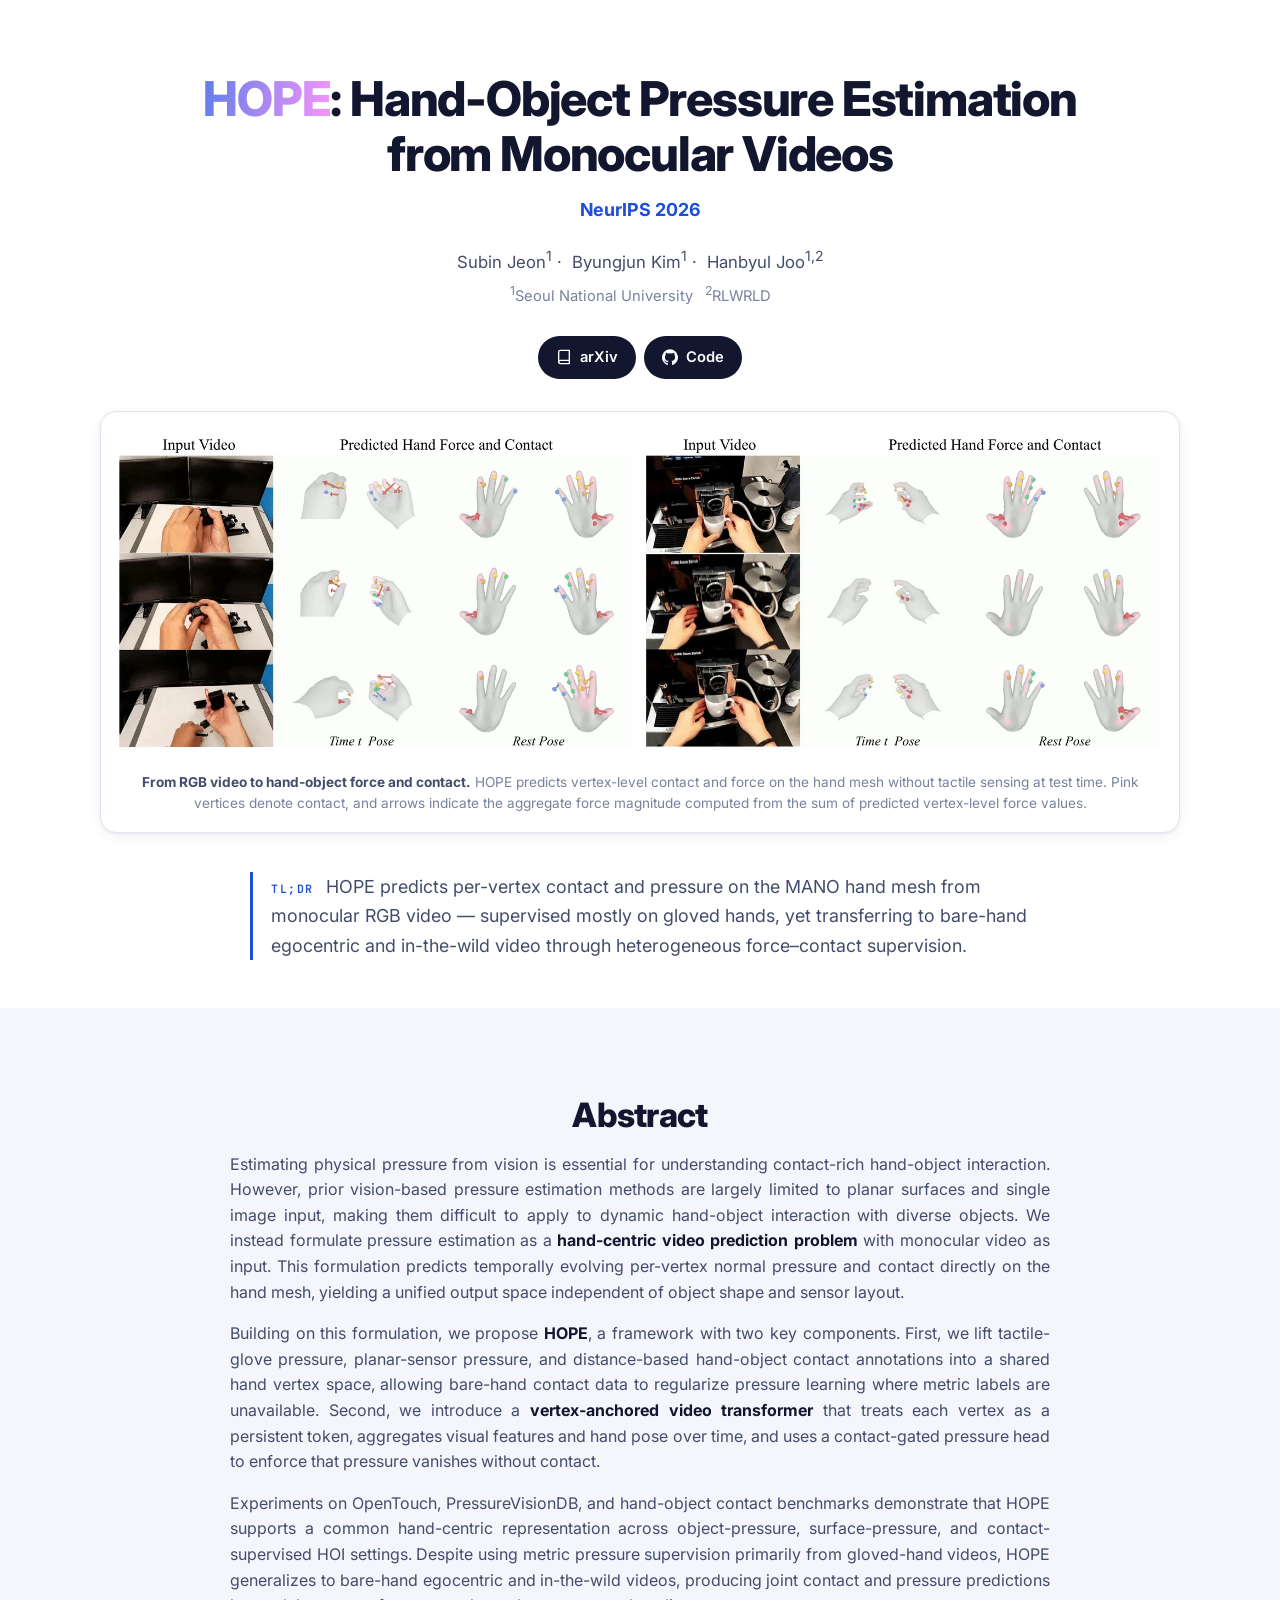
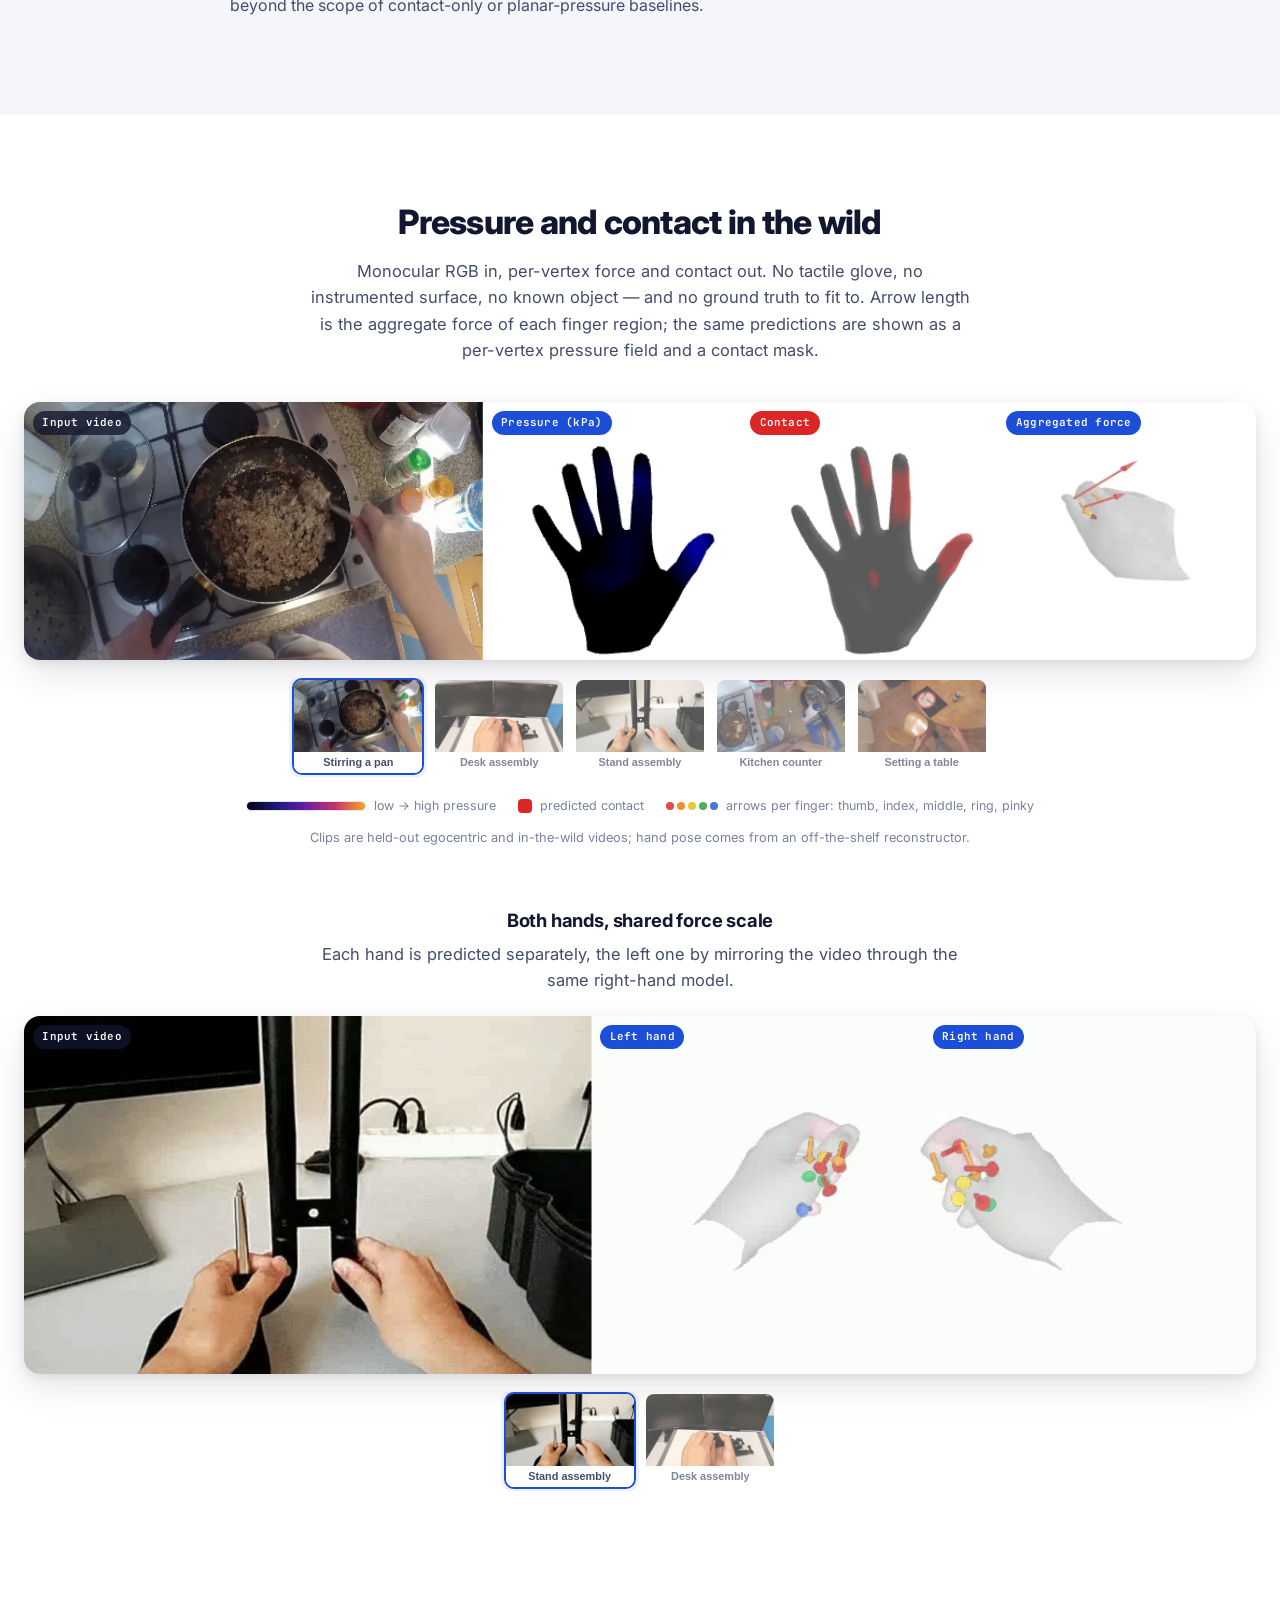
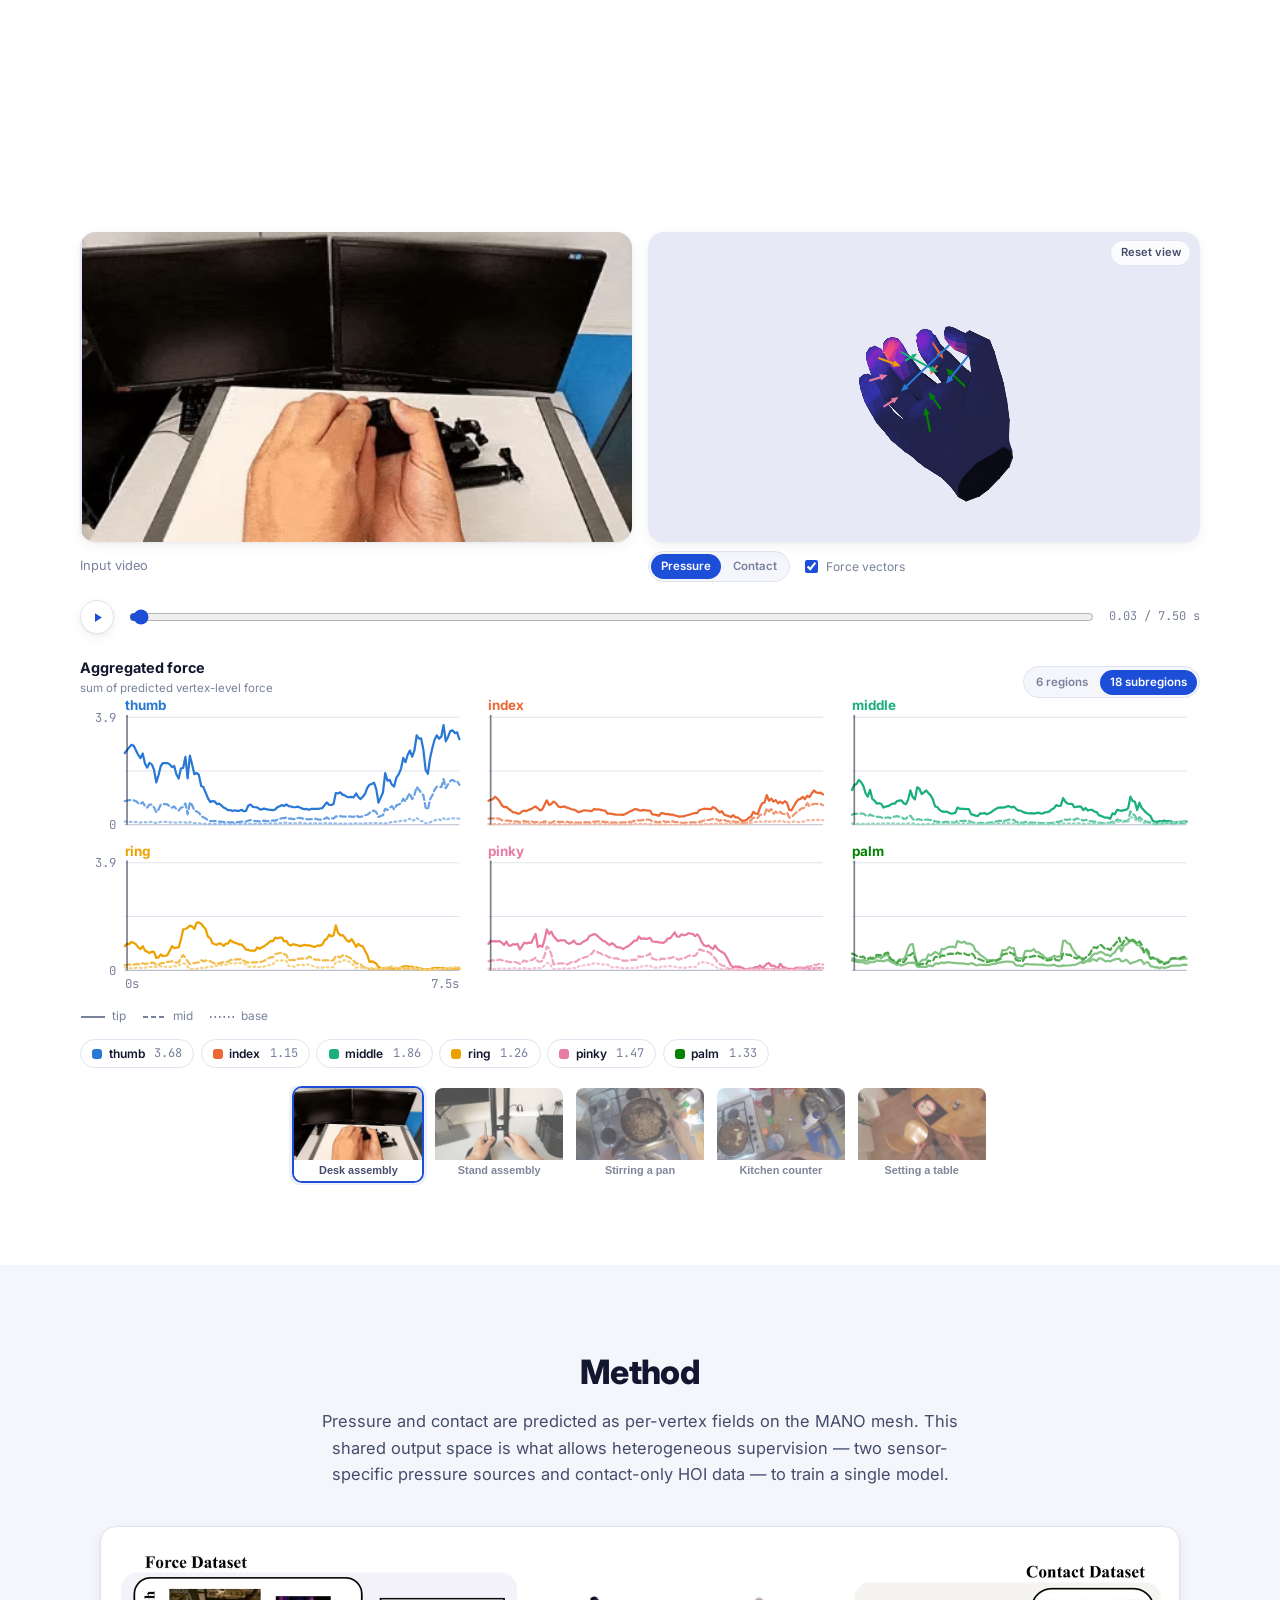
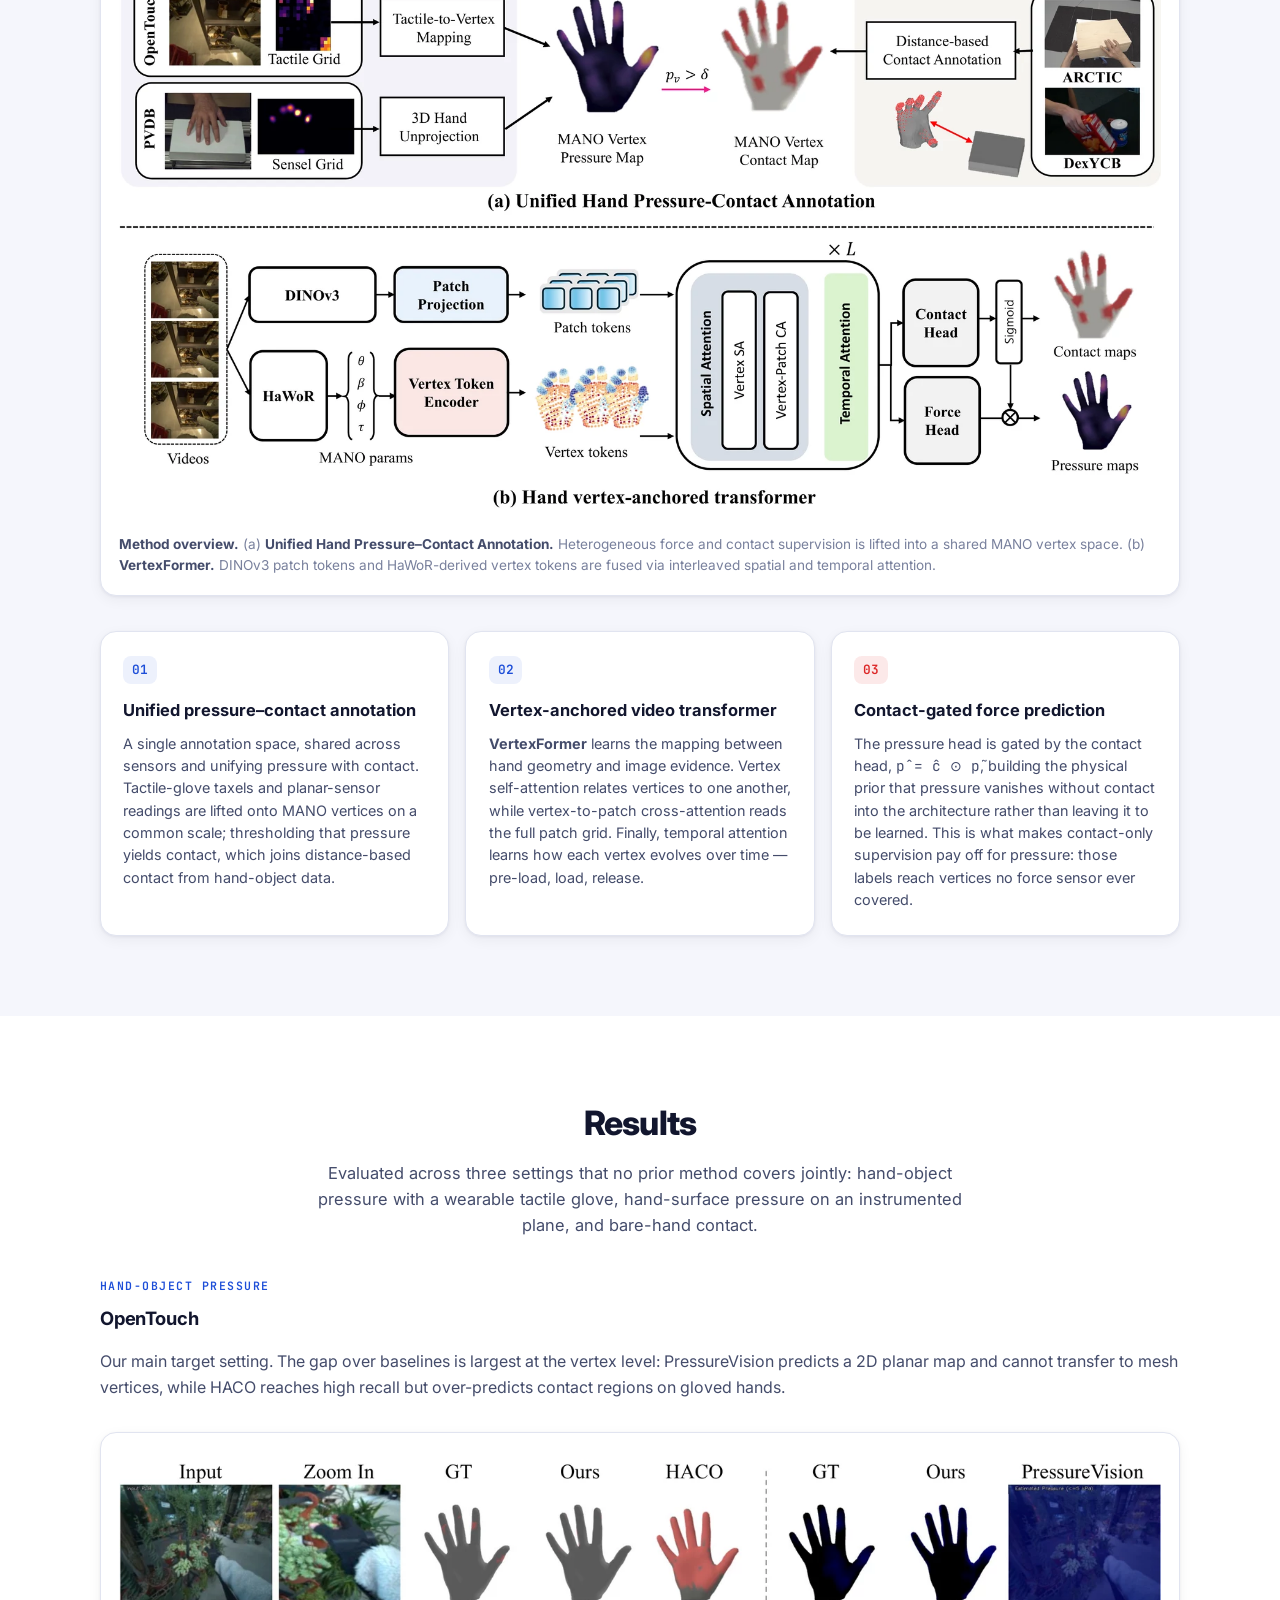
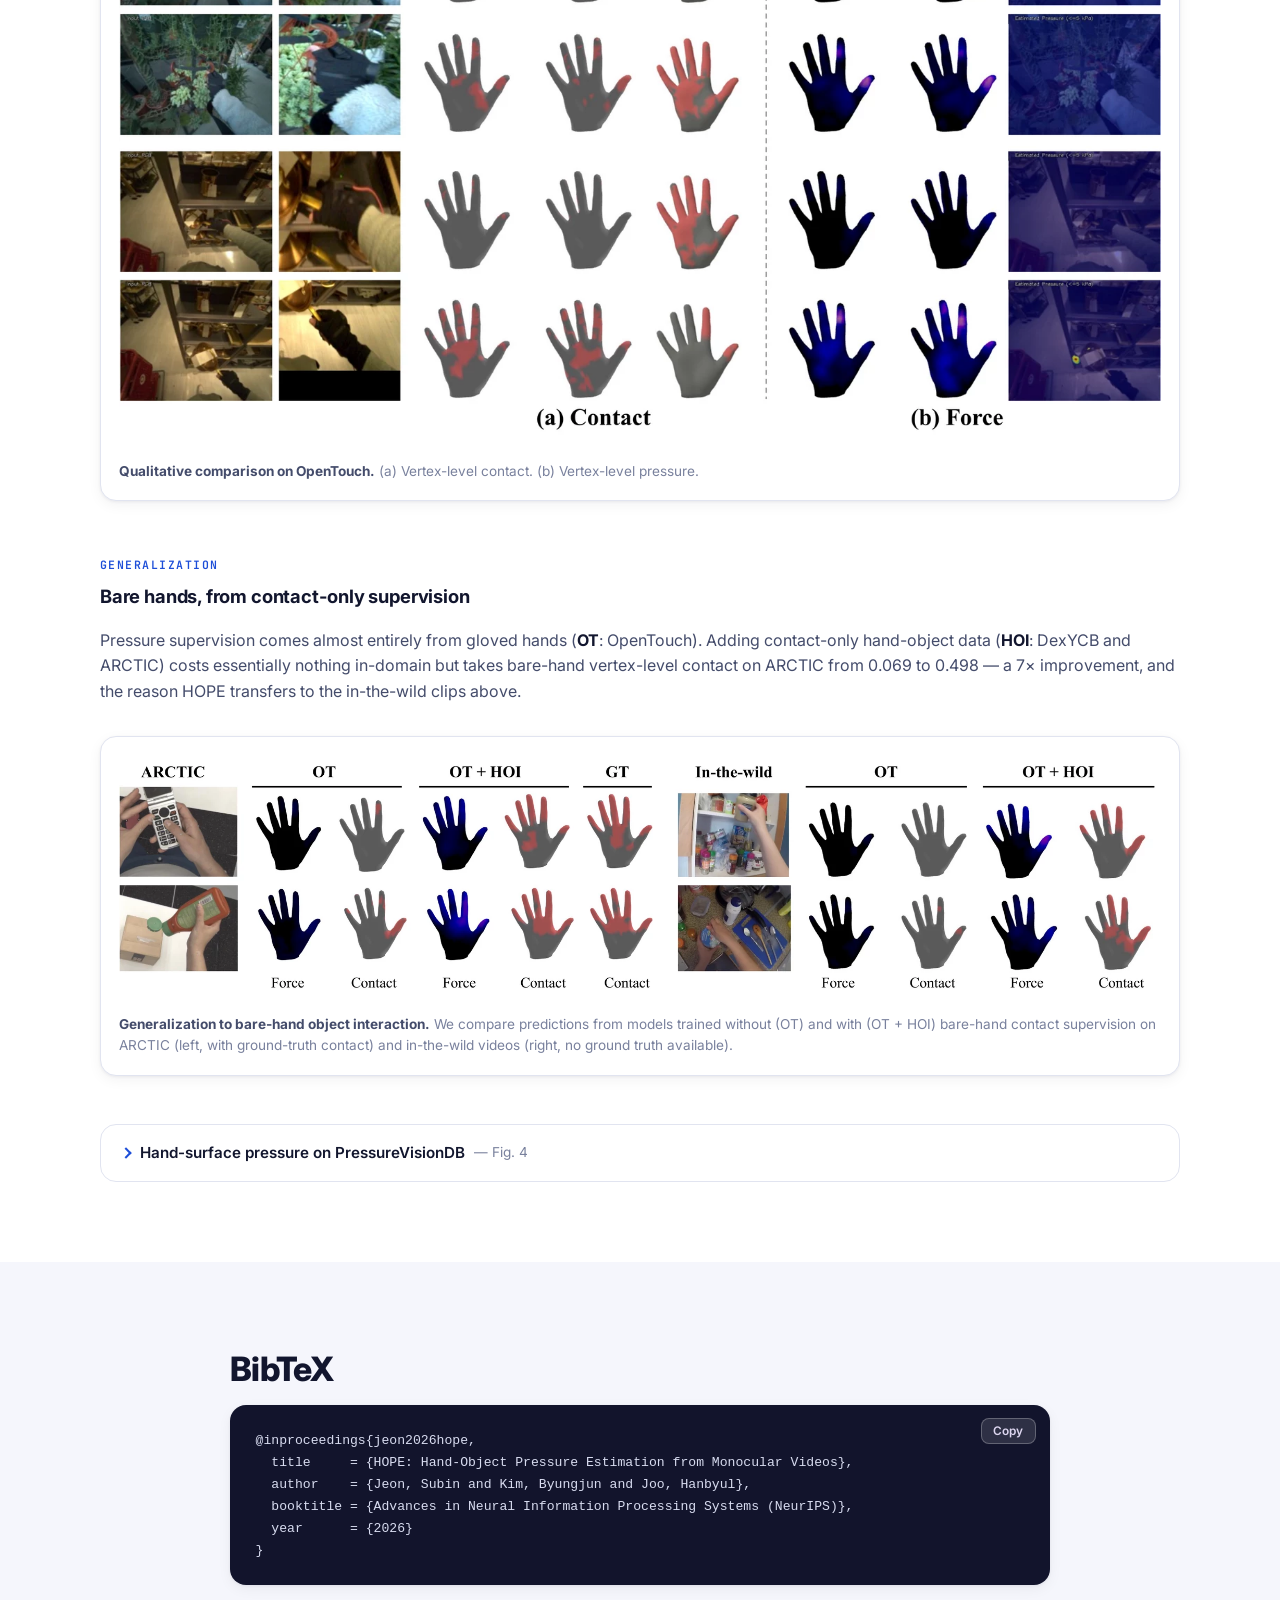
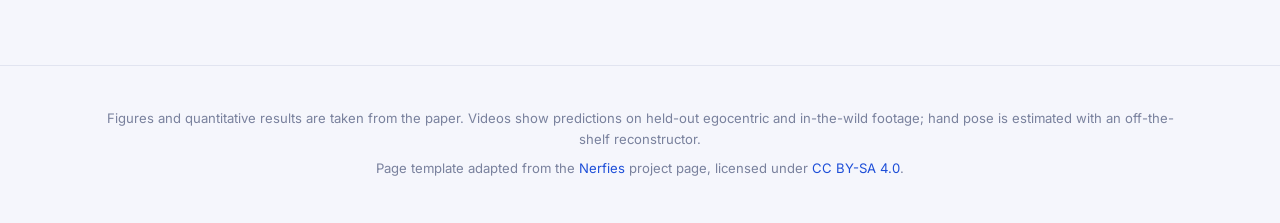
<file: index.html>
<!DOCTYPE html>
<html lang="en">
<head>
<meta charset="utf-8">
<meta name="viewport" content="width=device-width, initial-scale=1">
<title>HOPE: Hand-Object Pressure Estimation from Monocular Videos</title>
<meta name="description" content="HOPE predicts per-vertex contact and normal pressure on the MANO hand mesh from monocular RGB video, unifying tactile-glove pressure, planar-sensor pressure, and hand-object contact supervision in a single vertex space.">
<meta name="keywords" content="hand pressure estimation, contact estimation, hand-object interaction, tactile, MANO, video transformer">
<meta property="og:title" content="HOPE: Hand-Object Pressure Estimation from Monocular Videos">
<meta property="og:description" content="Per-vertex contact and normal pressure on the hand mesh, predicted from monocular RGB video — no tactile sensing at test time.">
<meta property="og:image" content="./media/posters/gopro_20.jpg">
<meta property="og:type" content="website">
<meta property="og:url" content="https://subin6.github.io/page-hope/">
<link rel="preconnect" href="https://fonts.googleapis.com">
<link rel="preconnect" href="https://fonts.gstatic.com" crossorigin>
<link rel="stylesheet" href="https://fonts.googleapis.com/css2?family=Inter:wght@400;500;600;700;800&family=JetBrains+Mono:wght@400;600&display=swap">
<link rel="stylesheet" href="./static/css/index.css">
<link rel="icon" type="image/svg+xml" href="./static/images/favicon.svg">
<script>document.documentElement.className += ' js';</script>
</head>
<body>

<!-- ============================================================== hero -->
<header class="hero">
  <div class="container">
    <h1 class="hero__title">
      <span class="brand-grad">HOPE</span>: Hand-Object Pressure Estimation<br class="wide-only">
      from Monocular Videos
    </h1>
    <p class="hero__venue">NeurIPS 2026</p>
    <p class="hero__authors">
      <a href="https://sites.google.com/yonsei.ac.kr/subinjeon/home">Subin Jeon</a><sup>1</sup>&nbsp;&middot;&nbsp;
      <a href="https://bjkim95.github.io/">Byungjun Kim</a><sup>1</sup>&nbsp;&middot;&nbsp;
      <a href="https://jhugestar.github.io/">Hanbyul Joo</a><sup>1,2</sup>
    </p>
    <p class="hero__affil"><sup>1</sup>Seoul National University&nbsp;&nbsp;&nbsp;<sup>2</sup>RLWRLD</p>

    <nav class="links" aria-label="Paper resources">
      <a class="btn" href="https://arxiv.org/abs/2608.06192">
        <svg width="16" height="16" viewBox="0 0 24 24" fill="none" stroke="currentColor" stroke-width="2" stroke-linecap="round" stroke-linejoin="round"><path d="M4 19.5A2.5 2.5 0 0 1 6.5 17H20"/><path d="M6.5 2H20v20H6.5A2.5 2.5 0 0 1 4 19.5v-15A2.5 2.5 0 0 1 6.5 2z"/></svg>
        <span>arXiv</span>
      </a>
      <a class="btn" href="https://github.com/subin6/hope">
        <svg width="16" height="16" viewBox="0 0 24 24" fill="currentColor"><path d="M12 .5a12 12 0 0 0-3.79 23.39c.6.11.82-.26.82-.58v-2.03c-3.34.73-4.04-1.61-4.04-1.61-.55-1.39-1.34-1.76-1.34-1.76-1.09-.75.08-.73.08-.73 1.2.08 1.84 1.24 1.84 1.24 1.07 1.83 2.81 1.3 3.5 1 .11-.78.42-1.31.76-1.61-2.66-.3-5.47-1.33-5.47-5.93 0-1.31.47-2.38 1.24-3.22-.12-.3-.54-1.52.12-3.18 0 0 1-.32 3.3 1.23a11.5 11.5 0 0 1 6 0c2.28-1.55 3.29-1.23 3.29-1.23.66 1.66.24 2.88.12 3.18.77.84 1.23 1.91 1.23 3.22 0 4.61-2.81 5.63-5.49 5.92.43.37.82 1.1.82 2.22v3.29c0 .32.21.7.82.58A12 12 0 0 0 12 .5z"/></svg>
        <span>Code</span>
      </a>
      <!-- Model weights are not released yet. Restore this, with an href, when they are.
      <a class="btn" href="#">
        <svg width="16" height="16" viewBox="0 0 24 24" fill="none" stroke="currentColor" stroke-width="2" stroke-linecap="round" stroke-linejoin="round"><path d="M21 16V8a2 2 0 0 0-1-1.73l-7-4a2 2 0 0 0-2 0l-7 4A2 2 0 0 0 3 8v8a2 2 0 0 0 1 1.73l7 4a2 2 0 0 0 2 0l7-4A2 2 0 0 0 21 16z"/><polyline points="3.27 6.96 12 12.01 20.73 6.96"/><line x1="12" y1="22.08" x2="12" y2="12"/></svg>
        <span>Model</span>
      </a>
      -->
    </nav>

    <figure class="figure reveal">
      <img src="./static/images/fig1-teaser.webp"
           srcset="./static/images/fig1-teaser.webp 950w, ./static/images/fig1-teaser@2x.webp 1900w"
           sizes="(max-width: 1080px) 100vw, 1080px"
           width="1900" height="597"
           alt="From RGB video to hand-object force and contact: input frames beside predicted contact and force on the hand mesh, shown at the posed and rest pose.">
      <figcaption>
        <b>From RGB video to hand-object force and contact.</b> HOPE predicts vertex-level contact and
        force on the hand mesh without tactile sensing at test time. Pink vertices denote contact, and
        arrows indicate the aggregate force magnitude computed from the sum of predicted vertex-level
        force values.
      </figcaption>
    </figure>

    <div class="tldr reveal">
      <p>
        <span class="tldr__label">TL;DR</span>
        HOPE predicts per-vertex contact and pressure on the MANO hand mesh from monocular RGB video
        &mdash; supervised mostly on gloved hands, yet transferring to bare-hand egocentric and
        in-the-wild video through heterogeneous force&ndash;contact supervision.
      </p>
    </div>
  </div>
</header>

<!-- ========================================================== abstract -->
<section class="section section--tint">
  <div class="container container--narrow">
    <h2 class="section-title reveal">Abstract</h2>
    <div class="prose prose--justify reveal">
      <p>
        Estimating physical pressure from vision is essential for understanding contact-rich
        hand-object interaction. However, prior vision-based pressure estimation methods are largely
        limited to planar surfaces and single image input, making them difficult to apply to dynamic
        hand-object interaction with diverse objects. We instead formulate pressure estimation as a
        <b>hand-centric video prediction problem</b> with monocular video as input. This formulation
        predicts temporally evolving per-vertex normal pressure and contact directly on the hand mesh,
        yielding a unified output space independent of object shape and sensor layout.
      </p>
      <p>
        Building on this formulation, we propose <b>HOPE</b>, a framework with two key components.
        First, we lift tactile-glove pressure, planar-sensor pressure, and distance-based hand-object
        contact annotations into a shared hand vertex space, allowing bare-hand contact data to
        regularize pressure learning where metric labels are unavailable. Second, we introduce a
        <b>vertex-anchored video transformer</b> that treats each vertex as a persistent token,
        aggregates visual features and hand pose over time, and uses a contact-gated pressure head to
        enforce that pressure vanishes without contact.
      </p>
      <p>
        Experiments on OpenTouch, PressureVisionDB, and hand-object contact benchmarks demonstrate that
        HOPE supports a common hand-centric representation across object-pressure, surface-pressure,
        and contact-supervised HOI settings. Despite using metric pressure supervision primarily from
        gloved-hand videos, HOPE generalizes to bare-hand egocentric and in-the-wild videos, producing
        joint contact and pressure predictions beyond the scope of contact-only or planar-pressure
        baselines.
      </p>
    </div>
  </div>
</section>

<!-- ======================================================== in the wild -->
<section class="section" id="wild">
  <div class="container container--wide">
    <h2 class="section-title reveal">Pressure and contact in the wild</h2>
    <p class="section-lede reveal">
      Monocular RGB in, per-vertex force and contact out. No tactile glove, no instrumented surface,
      no known object &mdash; and no ground truth to fit to. Arrow length is the aggregate force of each
      finger region; the same predictions are shown as a per-vertex pressure field and a contact mask.
    </p>

    <div class="reveal">
      <div class="clip clip--single">
        <div class="clip__inner">
          <video id="wildVideo" loop muted playsinline preload="metadata"
                 poster="./media/posters/gopro_20.jpg"
                 width="1144" height="240"
                 aria-label="Predicted force vectors, pressure field, and contact regions on an in-the-wild video"></video>
          <div class="clip__labels">
            <span>Input video</span>
            <span class="is-ours">Pressure&nbsp;(kPa)</span>
            <span class="is-contact">Contact</span>
            <span class="is-ours">Aggregated force</span>
          </div>
        </div>
      </div>
      <p class="hint swipe-hint">Swipe the panel sideways to compare all four views.</p>

      <div class="strip" id="wildStrip" role="tablist" aria-label="Select a clip"></div>

      <div class="legend">
        <span class="legend__item">
          <span class="legend__ramp" aria-hidden="true"></span>
          low &rarr; high pressure
        </span>
        <span class="legend__item">
          <span class="legend__swatch" aria-hidden="true"></span>
          predicted contact
        </span>
        <span class="legend__item">
          <span class="legend__arrows" aria-hidden="true">
            <i style="background:#e04a4a"></i><i style="background:#f0912e"></i><i style="background:#ecc93a"></i><i style="background:#4fae57"></i><i style="background:#4a72e0"></i>
          </span>
          arrows per finger: thumb, index, middle, ring, pinky
        </span>
      </div>
      <p class="hint">Clips are held-out egocentric and in-the-wild videos; hand pose comes from an off-the-shelf reconstructor.</p>
    </div>

    <div class="reveal" style="margin-top:3.6rem">
      <h3 class="subhead" style="text-align:center">Both hands, shared force scale</h3>
      <p class="section-lede" style="margin-bottom:1.4rem">
        Each hand is predicted separately, the left one by mirroring the video through the same
        right-hand model.
      </p>
      <div class="clip clip--pair">
        <div class="clip__inner">
          <video id="pairVideo" loop muted playsinline preload="none"
                 poster="./media/posters/gopro_20_pair.jpg"
                 width="1650" height="480"
                 aria-label="Predicted force vectors on both hands, rendered at a shared scale"></video>
          <div class="clip__labels">
            <span>Input video</span>
            <span class="is-ours">Left hand</span>
            <span class="is-ours">Right hand</span>
          </div>
        </div>
      </div>
      <div class="strip" id="pairStrip" role="tablist" aria-label="Select a two-hand clip"></div>
    </div>
  </div>
</section>

<!-- ========================================================== explorer -->
<section class="section" id="explore">
  <div class="container container--wide">
    <h2 class="section-title reveal">Explore a prediction</h2>
    <p class="section-lede reveal">
      One timeline, three views of the same output: the input frame, the hand mesh
      carrying the per-vertex field, and the force aggregated over hand regions.
      Drag the hand to orbit it, drag the plot to scrub.
    </p>

    <div class="explore reveal">
      <div class="explore__stage">
        <figure class="explore__pane explore__pane--video">
          <div class="explore__crop">
            <video id="exVideo" loop muted playsinline preload="metadata"
                   width="1144" height="240"
                   aria-label="Input video for the selected clip"></video>
          </div>
          <figcaption>Input video</figcaption>
        </figure>

        <figure class="explore__pane explore__pane--viewer">
          <div class="explore__canvas-wrap">
            <canvas id="exCanvas" aria-label="Predicted hand mesh, drag to orbit"></canvas>
            <p class="explore__status" id="exStatus" hidden>Loading force data&hellip;</p>
            <button type="button" class="explore__reset" id="exReset" title="Reset view">Reset view</button>
          </div>
          <figcaption>
            <span class="seg" role="group" aria-label="Mesh colouring">
              <button type="button" class="seg__btn is-active" data-mesh="pressure" aria-pressed="true">Pressure</button>
              <button type="button" class="seg__btn" data-mesh="contact" aria-pressed="false">Contact</button>
            </span>
            <label class="toggle"><input type="checkbox" id="exArrows" checked> Force vectors</label>
          </figcaption>
        </figure>
      </div>

      <div class="transport">
        <button type="button" class="transport__play" id="exPlay" data-state="paused" aria-label="Play or pause">
          <svg class="ic-play" width="15" height="15" viewBox="0 0 24 24" fill="currentColor"><path d="M8 5v14l11-7z"/></svg>
          <svg class="ic-pause" width="15" height="15" viewBox="0 0 24 24" fill="currentColor"><path d="M6 5h4v14H6zM14 5h4v14h-4z"/></svg>
        </button>
        <input type="range" class="transport__scrub" id="exScrub" min="0" max="1000" value="0"
               aria-label="Seek within the clip">
        <span class="transport__time mono" id="exTime">0.00 / 0.00 s</span>
      </div>

      <div class="plot">
        <div class="plot__head">
          <p class="plot__title">Aggregated force<span class="plot__unit">sum of predicted vertex-level force</span></p>
          <span class="seg" role="group" aria-label="Plot granularity">
            <button type="button" class="seg__btn" data-granularity="region" aria-pressed="false">6 regions</button>
            <button type="button" class="seg__btn is-active" data-granularity="sub" aria-pressed="true">18 subregions</button>
          </span>
        </div>
        <div id="exPlot"></div>
        <div class="plot-parts">
          <span><svg width="26" height="6"><line x1="1" y1="3" x2="25" y2="3" stroke="currentColor" stroke-width="2"/></svg> tip</span>
          <span><svg width="26" height="6"><line x1="1" y1="3" x2="25" y2="3" stroke="currentColor" stroke-width="2" stroke-dasharray="5 3"/></svg> mid</span>
          <span><svg width="26" height="6"><line x1="1" y1="3" x2="25" y2="3" stroke="currentColor" stroke-width="2" stroke-dasharray="1.5 3"/></svg> base</span>
        </div>
        <div class="plot-legend" id="exLegend" aria-label="Regions and their value at the playhead"></div>
      </div>

      <div class="strip" id="exStrip" aria-label="Select a clip"></div>
    </div>
  </div>
</section>

<!-- =========================================================== method -->
<section class="section section--tint" id="method">
  <div class="container">
    <h2 class="section-title reveal">Method</h2>
    <p class="section-lede reveal">
      Pressure and contact are predicted as per-vertex fields on the MANO mesh. This shared output
      space is what allows heterogeneous supervision &mdash; two sensor-specific pressure sources and
      contact-only HOI data &mdash; to train a single model.
    </p>

    <figure class="figure reveal">
      <img src="./static/images/fig2-method.webp"
           srcset="./static/images/fig2-method.webp 850w, ./static/images/fig2-method@2x.webp 1700w"
           sizes="(max-width: 1080px) 100vw, 1080px"
           width="1700" height="938" loading="lazy"
           alt="Method overview: heterogeneous force and contact supervision lifted to MANO vertex space, then a vertex-anchored transformer fusing DINOv3 patch tokens with HaWoR-derived vertex tokens.">
      <figcaption>
        <b>Method overview.</b> (a) <b>Unified Hand Pressure&ndash;Contact Annotation.</b> Heterogeneous
        force and contact supervision is lifted into a shared MANO vertex space.
        (b) <b>VertexFormer.</b> DINOv3 patch tokens and HaWoR-derived vertex tokens are fused via
        interleaved spatial and temporal attention.
      </figcaption>
    </figure>

    <div class="cards">
      <div class="card reveal">
        <div class="card__num">01</div>
        <h3>Unified pressure&ndash;contact annotation</h3>
        <p>
          A single annotation space, shared across sensors and unifying pressure with contact.
          Tactile-glove taxels and planar-sensor readings are lifted onto MANO vertices on a common
          scale; thresholding that pressure yields contact, which joins distance-based contact from
          hand-object data.
        </p>
      </div>
      <div class="card reveal">
        <div class="card__num">02</div>
        <h3>Vertex-anchored video transformer</h3>
        <p>
          <b>VertexFormer</b> learns the mapping between hand geometry and image evidence. Vertex
          self-attention relates vertices to one another, while vertex-to-patch cross-attention reads
          the full patch grid. Finally, temporal attention learns how each vertex evolves over time
          &mdash; pre-load, load, release.
        </p>
      </div>
      <div class="card reveal">
        <div class="card__num is-contact">03</div>
        <h3>Contact-gated force prediction</h3>
        <p>
          The pressure head is gated by the contact head,
          <span class="mono">p&#770; = c&#770; &odot; p&#771;</span>, building the physical prior that
          pressure vanishes without contact into the architecture rather than leaving it to be learned.
          This is what makes contact-only supervision pay off for pressure: those labels reach vertices
          no force sensor ever covered.
        </p>
      </div>
    </div>
  </div>
</section>

<!-- ========================================================== results -->
<section class="section" id="results">
  <div class="container">
    <h2 class="section-title reveal">Results</h2>
    <p class="section-lede reveal">
      Evaluated across three settings that no prior method covers jointly: hand-object pressure with a
      wearable tactile glove, hand-surface pressure on an instrumented plane, and bare-hand contact.
    </p>

    <!-- OpenTouch -->
    <div class="reveal" style="margin-top:2.4rem">
      <p class="eyebrow">Hand-object pressure</p>
      <h3 class="subhead">OpenTouch</h3>
      <p class="prose">
        Our main target setting. The gap over baselines is largest at the vertex level: PressureVision
        predicts a 2D planar map and cannot transfer to mesh vertices, while HACO reaches high recall
        but over-predicts contact regions on gloved hands.
      </p>

      <figure class="figure">
        <img src="./static/images/fig3-opentouch.webp"
             srcset="./static/images/fig3-opentouch.webp 750w, ./static/images/fig3-opentouch@2x.webp 1500w"
             sizes="(max-width: 1080px) 100vw, 1080px"
             width="1500" height="857" loading="lazy"
             alt="Qualitative comparison on OpenTouch: contact predictions from ours and HACO, and force predictions from ours and PressureVision, against ground truth.">
        <figcaption><b>Qualitative comparison on OpenTouch.</b> (a) Vertex-level contact. (b) Vertex-level pressure.</figcaption>
      </figure>

    </div>

    <!-- Generalization -->
    <div class="reveal" style="margin-top:3.4rem">
      <p class="eyebrow">Generalization</p>
      <h3 class="subhead">Bare hands, from contact-only supervision</h3>
      <p class="prose">
        Pressure supervision comes almost entirely from gloved hands (<b>OT</b>: OpenTouch). Adding
        contact-only hand-object data (<b>HOI</b>: DexYCB and ARCTIC) costs essentially nothing
        in-domain but takes bare-hand vertex-level contact on ARCTIC from 0.069 to 0.498 &mdash; a
        7&times; improvement, and the reason HOPE transfers to the in-the-wild clips above.
      </p>

      <figure class="figure">
        <img src="./static/images/fig6-generalization.webp"
             srcset="./static/images/fig6-generalization.webp 1000w, ./static/images/fig6-generalization@2x.webp 2000w"
             sizes="(max-width: 1080px) 100vw, 1080px"
             width="2000" height="469" loading="lazy"
             alt="Generalization to bare-hand object interaction, comparing models trained with and without bare-hand contact supervision on ARCTIC and in-the-wild videos.">
        <figcaption>
          <b>Generalization to bare-hand object interaction.</b> We compare predictions from models
          trained without (OT) and with (OT&nbsp;+&nbsp;HOI) bare-hand contact supervision on ARCTIC
          (left, with ground-truth contact) and in-the-wild videos (right, no ground truth available).
        </figcaption>
      </figure>

    </div>

    <!-- Collapsed extras -->
    <div class="reveal" style="margin-top:3rem">
      <details class="more">
        <summary>Hand-surface pressure on PressureVisionDB <span>&mdash; Fig. 4</span></summary>
        <div class="more__body">
          <p class="prose">
            The same vertex-space model is competitive on frame-level contact and achieves the lowest
            vertex-level force errors, despite predicting in a hand-centric space rather than the
            sensor's native 2D image space. PressureVision keeps an advantage on pixel-level IoU
            because projecting mesh vertices back to the pad introduces hand-reconstruction error that
            planar methods avoid.
          </p>
          <figure class="figure">
            <img src="./static/images/fig4-pressurevision.webp"
                 srcset="./static/images/fig4-pressurevision.webp 850w, ./static/images/fig4-pressurevision@2x.webp 1700w"
                 sizes="(max-width: 1080px) 100vw, 1080px"
                 width="1700" height="374" loading="lazy"
                 alt="Qualitative comparison on PressureVision, with vertex-level predictions projected onto the image plane.">
            <figcaption><b>Qualitative comparison on PressureVision.</b> Our vertex-level predictions are projected onto the image plane for comparison.</figcaption>
          </figure>
        </div>
      </details>

    </div>
  </div>
</section>

<!-- =========================================================== bibtex -->
<section class="section section--tint" id="bibtex">
  <div class="container container--narrow">
    <h2 class="section-title reveal" style="text-align:left">BibTeX</h2>
    <div class="bibtex reveal">
      <button class="copy-btn" id="copyBibtex" type="button">Copy</button>
<pre><code id="bibtexCode">@inproceedings{jeon2026hope,
  title     = {HOPE: Hand-Object Pressure Estimation from Monocular Videos},
  author    = {Jeon, Subin and Kim, Byungjun and Joo, Hanbyul},
  booktitle = {Advances in Neural Information Processing Systems (NeurIPS)},
  year      = {2026}
}</code></pre>
    </div>
  </div>
</section>

<footer class="footer">
  <p>
    Figures and quantitative results are taken from the paper. Videos show predictions on held-out
    egocentric and in-the-wild footage; hand pose is estimated with an off-the-shelf reconstructor.
  </p>
  <p>
    Page template adapted from the
    <a href="https://github.com/nerfies/nerfies.github.io">Nerfies</a> project page, licensed under
    <a href="http://creativecommons.org/licenses/by-sa/4.0/">CC BY-SA 4.0</a>.
  </p>
</footer>

<script src="./static/js/index.js" defer></script>
<script src="./static/js/explore.js" defer></script>
</body>
</html>
</file>
<file: static/css/index.css>
/* HOPE project page — self-contained stylesheet (no CSS framework). */

:root {
  /* ---- palette (swap this block to restyle the whole page) ----
     --grad-a -> --grad-b is the wordmark gradient only; --accent carries the UI.
     --contact stays red on purpose — red *means* contact in every paper figure,
     so no other element is allowed to claim it. --ink-rgb feeds every shadow and
     translucent overlay so they stay tinted with the palette. */
  --grad-a: #667eea;
  --grad-b: #f093fb;
  --accent: #1d4ed8;
  --accent-bright: #3b82f6;
  --accent-soft: rgba(29, 78, 216, 0.08);
  --contact: #dc2626;
  --contact-soft: rgba(220, 38, 38, 0.1);
  --ink: #12162e;
  --ink-rgb: 18, 22, 46;
  --ink-soft: #444c6b;
  --ink-faint: #79819d;
  --surface: #ffffff;
  --surface-tint: #f5f6fc;
  --border: #e1e4f0;
  --code-bg: #12142c;
  --code-fg: #d8dcf0;
  --media-bg: #e7eaf6;
  /* ---- end palette ---- */

  --radius: 16px;
  --shadow-sm: 0 1px 3px rgba(var(--ink-rgb), 0.06), 0 4px 14px rgba(var(--ink-rgb), 0.05);
  --shadow-md: 0 4px 10px rgba(var(--ink-rgb), 0.08), 0 14px 36px rgba(var(--ink-rgb), 0.1);
  --font-sans: 'Inter', 'Noto Sans KR', -apple-system, BlinkMacSystemFont, 'Segoe UI', sans-serif;
  --font-mono: 'JetBrains Mono', ui-monospace, SFMono-Regular, Menlo, monospace;
  --max: 1080px;
}

*, *::before, *::after { box-sizing: border-box; }

html { scroll-behavior: smooth; -webkit-text-size-adjust: 100%; }

body {
  margin: 0;
  font-family: var(--font-sans);
  font-size: 16px;
  line-height: 1.6;
  color: var(--ink);
  background: var(--surface);
  -webkit-font-smoothing: antialiased;
}

img, video { max-width: 100%; }

a { color: var(--accent); text-decoration: none; }
a:hover { text-decoration: underline; }

.mono { font-family: var(--font-mono); }
.accent { color: var(--accent); }

/* ---------------------------------------------------------------- layout */

.section { padding: 5rem 1.5rem; }
.section--tint { background: var(--surface-tint); }
.container { max-width: var(--max); margin: 0 auto; }
.container--wide { max-width: 1240px; }
.container--narrow { max-width: 820px; }

.section-title {
  font-size: clamp(1.6rem, 3.4vw, 2.1rem);
  font-weight: 800;
  letter-spacing: -0.022em;
  margin: 0 0 0.6rem;
  text-align: center;
}
.section-lede {
  max-width: 660px;
  margin: 0 auto 2.4rem;
  text-align: center;
  color: var(--ink-soft);
  font-size: 1.03rem;
}
.section-title + .section-lede { margin-top: 0.4rem; }
.section-title:only-child { margin-bottom: 2.2rem; }

.subhead {
  font-size: 1.15rem;
  font-weight: 700;
  letter-spacing: -0.01em;
  margin: 0 0 0.35rem;
}
.eyebrow {
  font-family: var(--font-mono);
  font-size: 0.72rem;
  font-weight: 600;
  letter-spacing: 0.13em;
  text-transform: uppercase;
  color: var(--accent);
  margin: 0 0 0.5rem;
}

/* ------------------------------------------------------------------ hero */

.hero { padding: 4.5rem 1.5rem 3rem; text-align: center; }

.wide-only { display: none; }
@media (min-width: 720px) { .wide-only { display: inline; } }

.hero__title {
  font-size: clamp(1.8rem, 4.6vw, 3rem);
  font-weight: 800;
  letter-spacing: -0.025em;
  line-height: 1.14;
  margin: 0 0 0.9rem;
}
.brand-grad {
  background: linear-gradient(100deg, var(--grad-a) 5%, var(--grad-b) 95%);
  -webkit-background-clip: text;
  background-clip: text;
  -webkit-text-fill-color: transparent;
  color: transparent;
}
.hero__venue {
  font-size: 1.12rem;
  font-weight: 700;
  letter-spacing: -0.005em;
  color: var(--accent);
  margin: 0 0 1.3rem;
}
.hero__authors { font-size: 1.05rem; color: var(--ink-soft); margin: 0 0 0.35rem; }
.hero__affil { font-size: 0.92rem; color: var(--ink-faint); margin: 0; }
.hero__authors a { color: inherit; }
.hero__authors a:hover { color: var(--accent); }

.links { margin: 1.7rem 0 0; display: flex; flex-wrap: wrap; gap: 0.5rem; justify-content: center; }
.btn {
  display: inline-flex;
  align-items: center;
  gap: 0.45rem;
  background: var(--ink);
  color: #fff;
  border: none;
  border-radius: 999px;
  padding: 0.6rem 1.15rem;
  font-family: inherit;
  font-size: 0.92rem;
  font-weight: 600;
  cursor: pointer;
  transition: transform 0.18s ease, background 0.18s ease, box-shadow 0.18s ease;
}
.btn:hover { background: var(--accent); color: #fff; text-decoration: none; transform: translateY(-2px); box-shadow: var(--shadow-sm); }
.btn[aria-disabled='true'] { opacity: 0.5; cursor: not-allowed; }
.btn[aria-disabled='true']:hover { background: var(--ink); transform: none; box-shadow: none; }
.btn small { font-weight: 500; opacity: 0.72; }
.btn svg { flex: 0 0 auto; }

/* ------------------------------------------------------------------ tl;dr */

/* Sits in the centred hero but sets its own text left: centred prose of this
   length is harder to read, and the rule gives the block an edge to align to. */
.tldr {
  max-width: 780px;
  margin: 2.4rem auto 0;
  padding-left: 1.15rem;
  border-left: 3px solid var(--accent);
  text-align: left;
}
.tldr p { margin: 0; font-size: 1.12rem; line-height: 1.65; color: var(--ink-soft); }
.tldr__label {
  font-family: var(--font-mono);
  font-size: 0.72rem;
  font-weight: 600;
  letter-spacing: 0.13em;
  text-transform: uppercase;
  color: var(--accent);
  margin-right: 0.45rem;
}

/* ----------------------------------------------------------------- figure */

.figure {
  background: var(--surface);
  border: 1px solid var(--border);
  border-radius: var(--radius);
  box-shadow: var(--shadow-sm);
  padding: 1.15rem;
  margin: 2rem 0 0;
}
/* height:auto is load-bearing — without it the img's height attribute (the 2x
   pixel height) wins over the aspect ratio and the figure renders stretched. */
.figure > img { display: block; width: 100%; height: auto; border-radius: 8px; }
.figure figcaption { margin-top: 0.9rem; font-size: 0.85rem; line-height: 1.55; color: var(--ink-faint); }
.figure figcaption b { color: var(--ink-soft); }

.prose { color: var(--ink-soft); }
.prose p { margin: 0 0 1rem; }
.prose b, .prose strong { color: var(--ink); }
.prose--justify p { text-align: justify; text-justify: inter-word; }

/* ------------------------------------------------------------------ video */

.clip {
  border-radius: var(--radius);
  overflow-x: auto;
  overflow-y: hidden;
  -webkit-overflow-scrolling: touch;
  scrollbar-width: none;
  box-shadow: var(--shadow-md);
  background: var(--media-bg);
}
.clip::-webkit-scrollbar { display: none; }
.clip__inner { position: relative; min-width: 100%; }
.clip video { display: block; width: 100%; height: auto; }
.clip__labels {
  position: absolute;
  inset: 0;
  display: grid;
  pointer-events: none;
}
.clip__labels span {
  align-self: start;
  justify-self: start;
  margin: 0.55rem 0 0 0.55rem;
  font-family: var(--font-mono);
  font-size: 0.68rem;
  font-weight: 600;
  letter-spacing: 0.02em;
  padding: 0.22rem 0.6rem;
  border-radius: 999px;
  background: rgba(var(--ink-rgb), 0.78);
  color: #fff;
  white-space: nowrap;
}
.clip__labels span.is-ours { background: var(--accent); }
.clip__labels span.is-contact { background: var(--contact); }

.clip--single .clip__labels { grid-template-columns: 426fr 240fr 238fr 240fr; }
.clip--pair .clip__labels { grid-template-columns: 760fr 445fr 445fr; }

.swipe-hint { display: none; }

.hint { margin: 0.7rem 0 0; text-align: center; font-size: 0.8rem; color: var(--ink-faint); }

.strip {
  display: flex;
  gap: 0.55rem;
  margin-top: 1.1rem;
  overflow-x: auto;
  justify-content: safe center;
  scrollbar-width: none;
  padding-bottom: 2px;
}
.strip::-webkit-scrollbar { display: none; }
.thumb {
  flex: 0 0 auto;
  position: relative;
  width: 132px;
  border: 2px solid transparent;
  border-radius: 10px;
  overflow: hidden;
  padding: 0;
  background: none;
  cursor: pointer;
  opacity: 0.68;
  transition: opacity 0.18s ease, border-color 0.18s ease, transform 0.18s ease;
}
.thumb img { display: block; width: 100%; aspect-ratio: 427 / 240; object-fit: cover; object-position: left center; }
.thumb:hover { opacity: 1; transform: translateY(-2px); }
.thumb.is-active { opacity: 1; border-color: var(--accent); box-shadow: 0 0 0 3px var(--accent-soft); }
.thumb__name {
  display: block;
  font-size: 0.68rem;
  font-weight: 600;
  color: var(--ink-soft);
  padding: 0.28rem 0.2rem 0.3rem;
  background: var(--surface);
  text-align: center;
}

/* ----------------------------------------------------------------- legend */

.legend {
  display: flex;
  flex-wrap: wrap;
  align-items: center;
  justify-content: center;
  gap: 1.4rem;
  margin-top: 1.2rem;
  font-size: 0.78rem;
  color: var(--ink-faint);
}
.legend__item { display: flex; align-items: center; gap: 0.5rem; }
.legend__ramp {
  width: 120px;
  height: 10px;
  border-radius: 999px;
  /* matches the pressure colormap used in the paper figures */
  background: linear-gradient(90deg, #05010f, #1b1b7a, #6a1fa2, #c4356b, #f5a623);
  border: 1px solid var(--border);
}
.legend__swatch { width: 14px; height: 14px; border-radius: 4px; background: var(--contact); }
.legend__arrows { display: inline-flex; gap: 3px; }
.legend__arrows i { width: 8px; height: 8px; border-radius: 50%; display: block; }

/* ------------------------------------------------------------------ cards */

.cards { display: grid; grid-template-columns: repeat(3, minmax(0, 1fr)); gap: 1rem; margin-top: 2.2rem; }
.card {
  background: var(--surface);
  border: 1px solid var(--border);
  border-radius: var(--radius);
  box-shadow: var(--shadow-sm);
  padding: 1.5rem 1.4rem;
  transition: transform 0.2s ease, box-shadow 0.2s ease, border-color 0.2s ease;
}
.card:hover { transform: translateY(-4px); box-shadow: var(--shadow-md); border-color: rgba(109, 40, 217, 0.32); }
.card__num {
  display: inline-block;
  font-family: var(--font-mono);
  font-size: 0.8rem;
  font-weight: 600;
  color: var(--accent);
  background: var(--accent-soft);
  border-radius: 8px;
  padding: 0.22rem 0.55rem;
  margin-bottom: 0.85rem;
}
.card__num.is-contact { color: var(--contact); background: var(--contact-soft); }
.card h3 { font-size: 1.03rem; margin: 0 0 0.55rem; }
.card p { font-size: 0.9rem; line-height: 1.55; color: var(--ink-soft); margin: 0; }

/* ------------------------------------------------------------- disclosure */

details.more {
  border: 1px solid var(--border);
  border-radius: var(--radius);
  background: var(--surface);
  margin-top: 1rem;
  overflow: hidden;
}
details.more > summary {
  cursor: pointer;
  list-style: none;
  padding: 1rem 1.2rem;
  font-weight: 600;
  font-size: 0.95rem;
  display: flex;
  align-items: center;
  gap: 0.6rem;
}
details.more > summary::-webkit-details-marker { display: none; }
details.more > summary::before {
  content: '';
  width: 8px;
  height: 8px;
  border-right: 2px solid var(--accent);
  border-bottom: 2px solid var(--accent);
  transform: rotate(-45deg);
  transition: transform 0.2s ease;
  margin-left: 2px;
}
details.more[open] > summary::before { transform: rotate(45deg); }
details.more > summary span { font-weight: 400; color: var(--ink-faint); font-size: 0.85rem; }
.more__body { padding: 0 1.2rem 1.4rem; }
.more__body .figure { margin-top: 0.4rem; }

/* ----------------------------------------------------------------- bibtex */

.bibtex { position: relative; border-radius: var(--radius); overflow: hidden; box-shadow: var(--shadow-sm); }
.bibtex pre {
  background: var(--code-bg);
  color: var(--code-fg);
  font-family: var(--font-mono);
  font-size: 0.82rem;
  line-height: 1.6;
  padding: 1.5rem 1.6rem;
  margin: 0;
  overflow-x: auto;
}
.copy-btn {
  position: absolute;
  top: 0.8rem;
  right: 0.9rem;
  background: rgba(255, 255, 255, 0.12);
  border: 1px solid rgba(255, 255, 255, 0.25);
  color: #ddd6f0;
  font-family: inherit;
  font-size: 0.74rem;
  font-weight: 600;
  border-radius: 8px;
  padding: 0.32rem 0.7rem;
  cursor: pointer;
}
.copy-btn:hover { background: rgba(255, 255, 255, 0.22); color: #fff; }

/* ----------------------------------------------------------------- footer */

.footer { background: var(--surface-tint); border-top: 1px solid var(--border); padding: 2.6rem 1.5rem; }
.footer p { max-width: var(--max); margin: 0 auto 0.5rem; font-size: 0.82rem; color: var(--ink-faint); text-align: center; }

/* --------------------------------------------------------------- explorer */

.explore { max-width: 1120px; margin: 0 auto; }

.explore__stage { display: grid; grid-template-columns: 1fr 1fr; gap: 1rem; }
.explore__pane { margin: 0; }
.explore__pane figcaption {
  display: flex;
  align-items: center;
  gap: 0.7rem;
  flex-wrap: wrap;
  margin-top: 0.55rem;
  font-size: 0.8rem;
  color: var(--ink-faint);
  min-height: 30px;
}

/* The clip videos are four-panel strips; the explorer shows only the input
   panel, which is the leftmost 427 of 1146 px. Reusing the same file means the
   browser cache already has it after the results section. */
.explore__crop {
  position: relative;
  overflow: hidden;
  border-radius: var(--radius);
  background: var(--media-bg);
  box-shadow: var(--shadow-sm);
  aspect-ratio: 427 / 240;
}
/* The clip is a four-panel strip and only the input panel (the leftmost 427 of
   1144 px) belongs here, so the video is blown up to 1144/426 = 268.5% and the
   rest is clipped. Both axes are given explicitly: with `height: auto` the box
   collapses to zero until metadata arrives, which leaves an empty tile if
   preload is deferred. 268.4% x 100% already matches the source's 2292x480
   ratio, so nothing is stretched. */
.explore__crop video {
  display: block;
  position: absolute;
  top: 0;
  left: 0;
  width: 268.5%;
  max-width: none;
  height: 100%;
}

.explore__canvas-wrap {
  position: relative;
  border-radius: var(--radius);
  background: var(--media-bg);
  box-shadow: var(--shadow-sm);
  aspect-ratio: 427 / 240;
  overflow: hidden;
}
.explore__canvas-wrap canvas {
  display: block;
  width: 100%;
  height: 100%;
  cursor: grab;
  touch-action: none;
}
.explore__canvas-wrap canvas:active { cursor: grabbing; }
.explore__status {
  position: absolute;
  inset: 0;
  display: flex;
  align-items: center;
  justify-content: center;
  margin: 0;
  font-size: 0.85rem;
  color: var(--ink-faint);
  background: var(--media-bg);
}
.explore__status[hidden] { display: none; }
.explore__reset {
  position: absolute;
  top: 0.5rem;
  right: 0.55rem;
  border: 1px solid var(--border);
  background: rgba(255, 255, 255, 0.85);
  -webkit-backdrop-filter: blur(6px);
  backdrop-filter: blur(6px);
  color: var(--ink-soft);
  font: inherit;
  font-size: 0.7rem;
  font-weight: 600;
  border-radius: 999px;
  padding: 0.2rem 0.6rem;
  cursor: pointer;
}
.explore__reset:hover { color: var(--accent); border-color: var(--accent); }

/* segmented control + checkbox */

.seg { display: inline-flex; gap: 0.15rem; background: var(--surface-tint);
       border: 1px solid var(--border); border-radius: 999px; padding: 0.15rem; }
.seg__btn {
  border: none; background: none; font: inherit; font-size: 0.72rem; font-weight: 600;
  color: var(--ink-faint); padding: 0.2rem 0.6rem; border-radius: 999px; cursor: pointer;
  transition: background 0.15s ease, color 0.15s ease;
}
.seg__btn:hover { color: var(--ink); }
.seg__btn.is-active { background: var(--accent); color: #fff; }

.toggle { display: inline-flex; align-items: center; gap: 0.35rem; font-size: 0.75rem; cursor: pointer; }
.toggle input { accent-color: var(--accent); }

/* transport */

.transport { display: flex; align-items: center; gap: 0.8rem; margin-top: 1.1rem; }
.transport__play {
  flex: 0 0 auto; width: 34px; height: 34px; border-radius: 50%;
  border: 1px solid var(--border); background: var(--surface); color: var(--accent);
  display: flex; align-items: center; justify-content: center; cursor: pointer;
  box-shadow: var(--shadow-sm);
}
.transport__play:hover { border-color: var(--accent); }
.transport__play .ic-pause { display: none; }
.transport__play[data-state='playing'] .ic-play { display: none; }
.transport__play[data-state='playing'] .ic-pause { display: block; }
.transport__scrub { flex: 1 1 auto; accent-color: var(--accent); min-width: 0; }
.transport__time { flex: 0 0 auto; font-size: 0.75rem; color: var(--ink-faint); }

/* plot */

.plot { margin-top: 1.4rem; }
.plot__head { display: flex; align-items: flex-end; justify-content: space-between; gap: 1rem; flex-wrap: wrap; }
.plot__title { margin: 0; font-size: 0.9rem; font-weight: 700; }
.plot__unit { display: block; font-size: 0.72rem; font-weight: 400; color: var(--ink-faint); }
.plot__svg { display: block; width: 100%; height: auto; margin-top: 0.5rem; overflow: visible; }
.plot__line { fill: none; stroke-width: 2; stroke-linejoin: round; stroke-linecap: round; }
.plot__line.is-dim { opacity: 0.14; }
.plot__grid { stroke: var(--border); stroke-width: 1; }
.plot__axis { stroke: var(--ink-faint); stroke-width: 1; opacity: 0.5; }
.plot__tick { font-family: var(--font-mono); font-size: 11px; fill: var(--ink-faint); }
.plot__panel-title { font-family: var(--font-sans); font-size: 12px; font-weight: 700; }
.plot__hit { fill: transparent; cursor: ew-resize; }
line.plot__head { stroke: var(--ink); stroke-width: 1.5; opacity: 0.55; }

.plot-parts { display: flex; gap: 1rem; margin-top: 0.5rem; font-size: 0.74rem; color: var(--ink-faint); }
.plot-parts[hidden] { display: none; }
.plot-parts span { display: inline-flex; align-items: center; gap: 0.35rem; }

.plot-legend { display: flex; flex-wrap: wrap; gap: 0.4rem; margin-top: 0.8rem; }
.plot-legend__item {
  display: inline-flex; align-items: center; gap: 0.4rem;
  border: 1px solid var(--border); background: var(--surface); border-radius: 999px;
  padding: 0.25rem 0.7rem; font: inherit; font-size: 0.75rem; color: var(--ink-soft);
  cursor: pointer; transition: border-color 0.15s ease, opacity 0.15s ease;
}
.plot-legend__item:hover { border-color: var(--accent); }
.plot-legend__item.is-dim { opacity: 0.4; }
.plot-legend__item i { width: 10px; height: 10px; border-radius: 3px; display: block; }
.plot-legend__name { font-weight: 600; color: var(--ink); }
.plot-legend__val { color: var(--ink-faint); font-variant-numeric: tabular-nums; min-width: 2.6em; text-align: right; }

@media (max-width: 820px) {
  .explore__stage { grid-template-columns: 1fr; }
}

/* --------------------------------------------------------------- motion */

.js .reveal {
  opacity: 0;
  transform: translateY(14px);
  transition: opacity 0.55s cubic-bezier(0.22, 0.61, 0.36, 1), transform 0.55s cubic-bezier(0.22, 0.61, 0.36, 1);
}
.js .reveal.is-visible { opacity: 1; transform: none; }

/* ------------------------------------------------------------ responsive */

@media (max-width: 900px) {
  .cards { grid-template-columns: 1fr; }
}

@media (max-width: 720px) {
  /* A four-panel strip is unreadable at phone width, so let it scroll instead. */
  .clip__inner { width: 860px; }
  .swipe-hint { display: block; }
}

@media (max-width: 640px) {
  .section { padding: 3.2rem 1.15rem; }
  .hero { padding: 3rem 1.15rem 2rem; }
  .clip__labels span { font-size: 0.58rem; padding: 0.15rem 0.4rem; margin: 0.35rem 0 0 0.35rem; }
  .thumb { width: 108px; }
  .prose--justify p { text-align: left; }
}

@media (prefers-reduced-motion: reduce) {
  html { scroll-behavior: auto; }
  .js .reveal { opacity: 1; transform: none; transition: none; }
  .btn:hover, .card:hover, .stat:hover, .thumb:hover { transform: none; }
}
</file>
